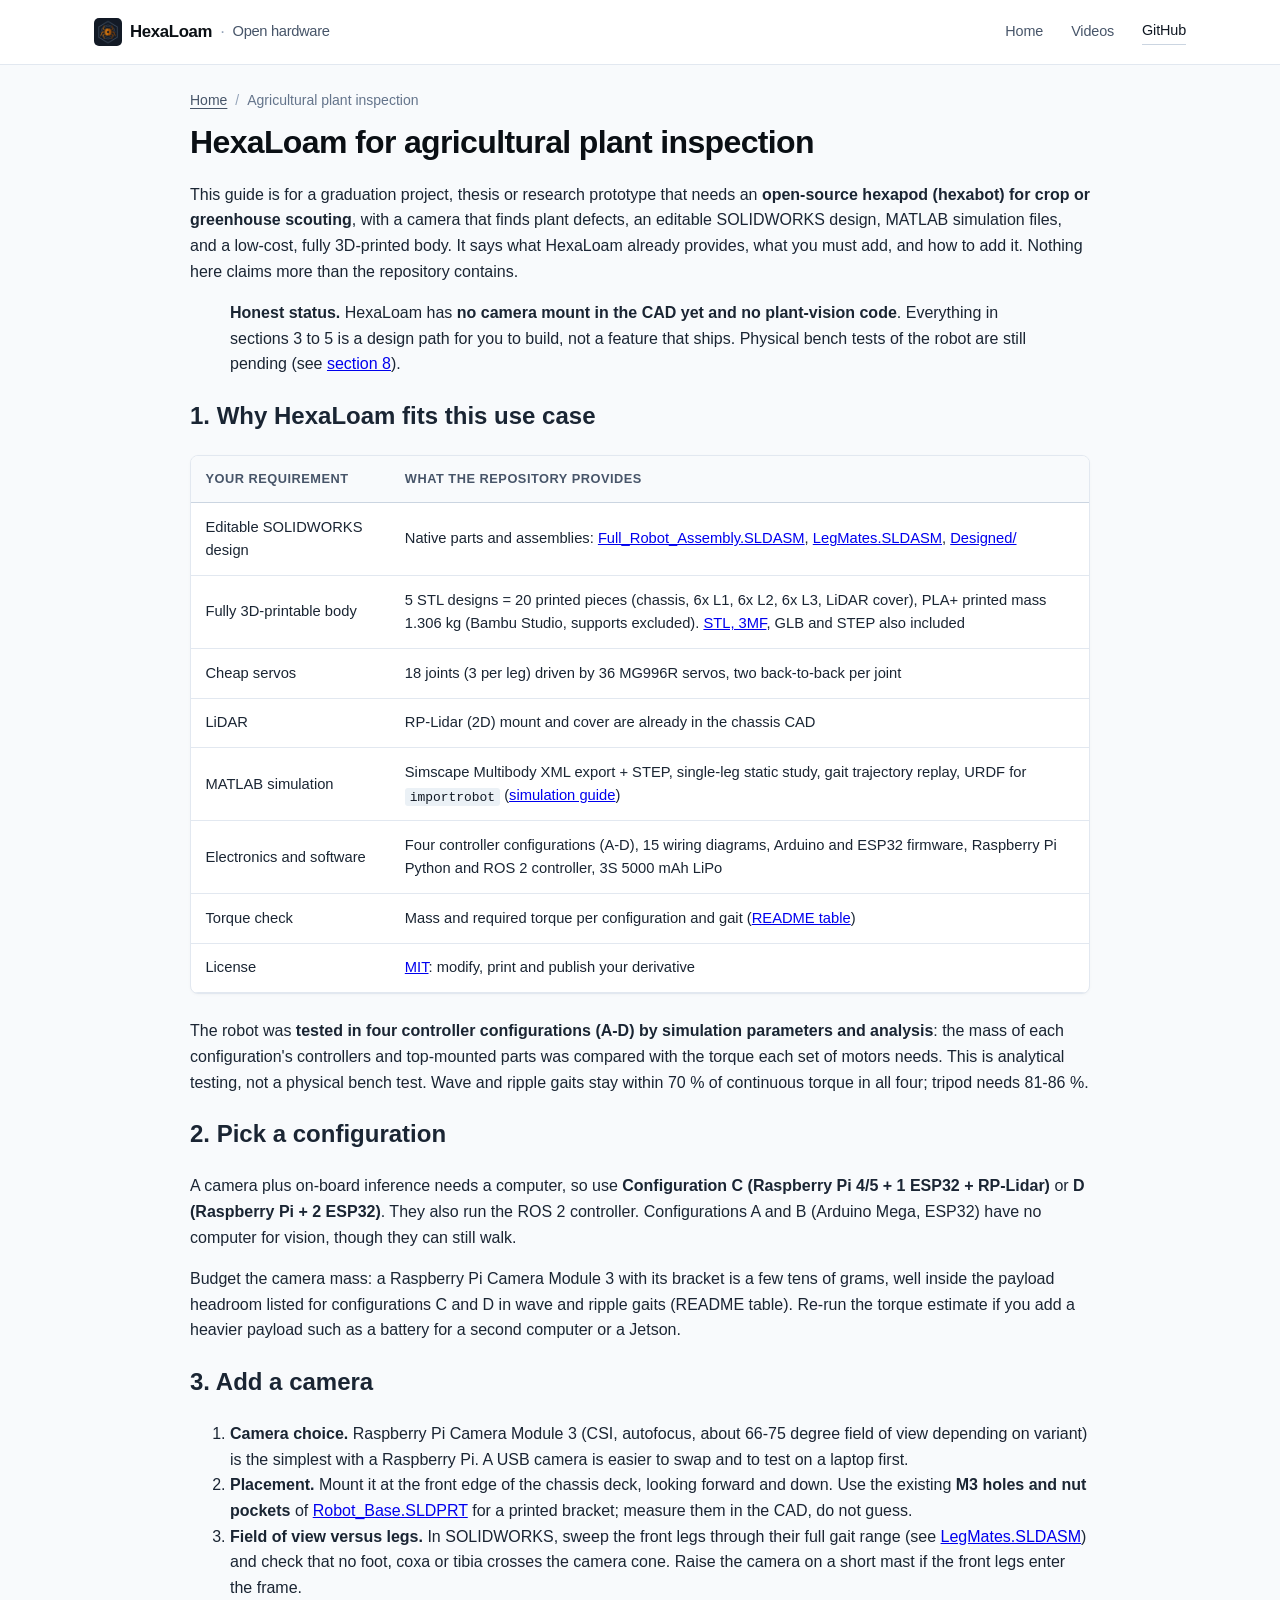
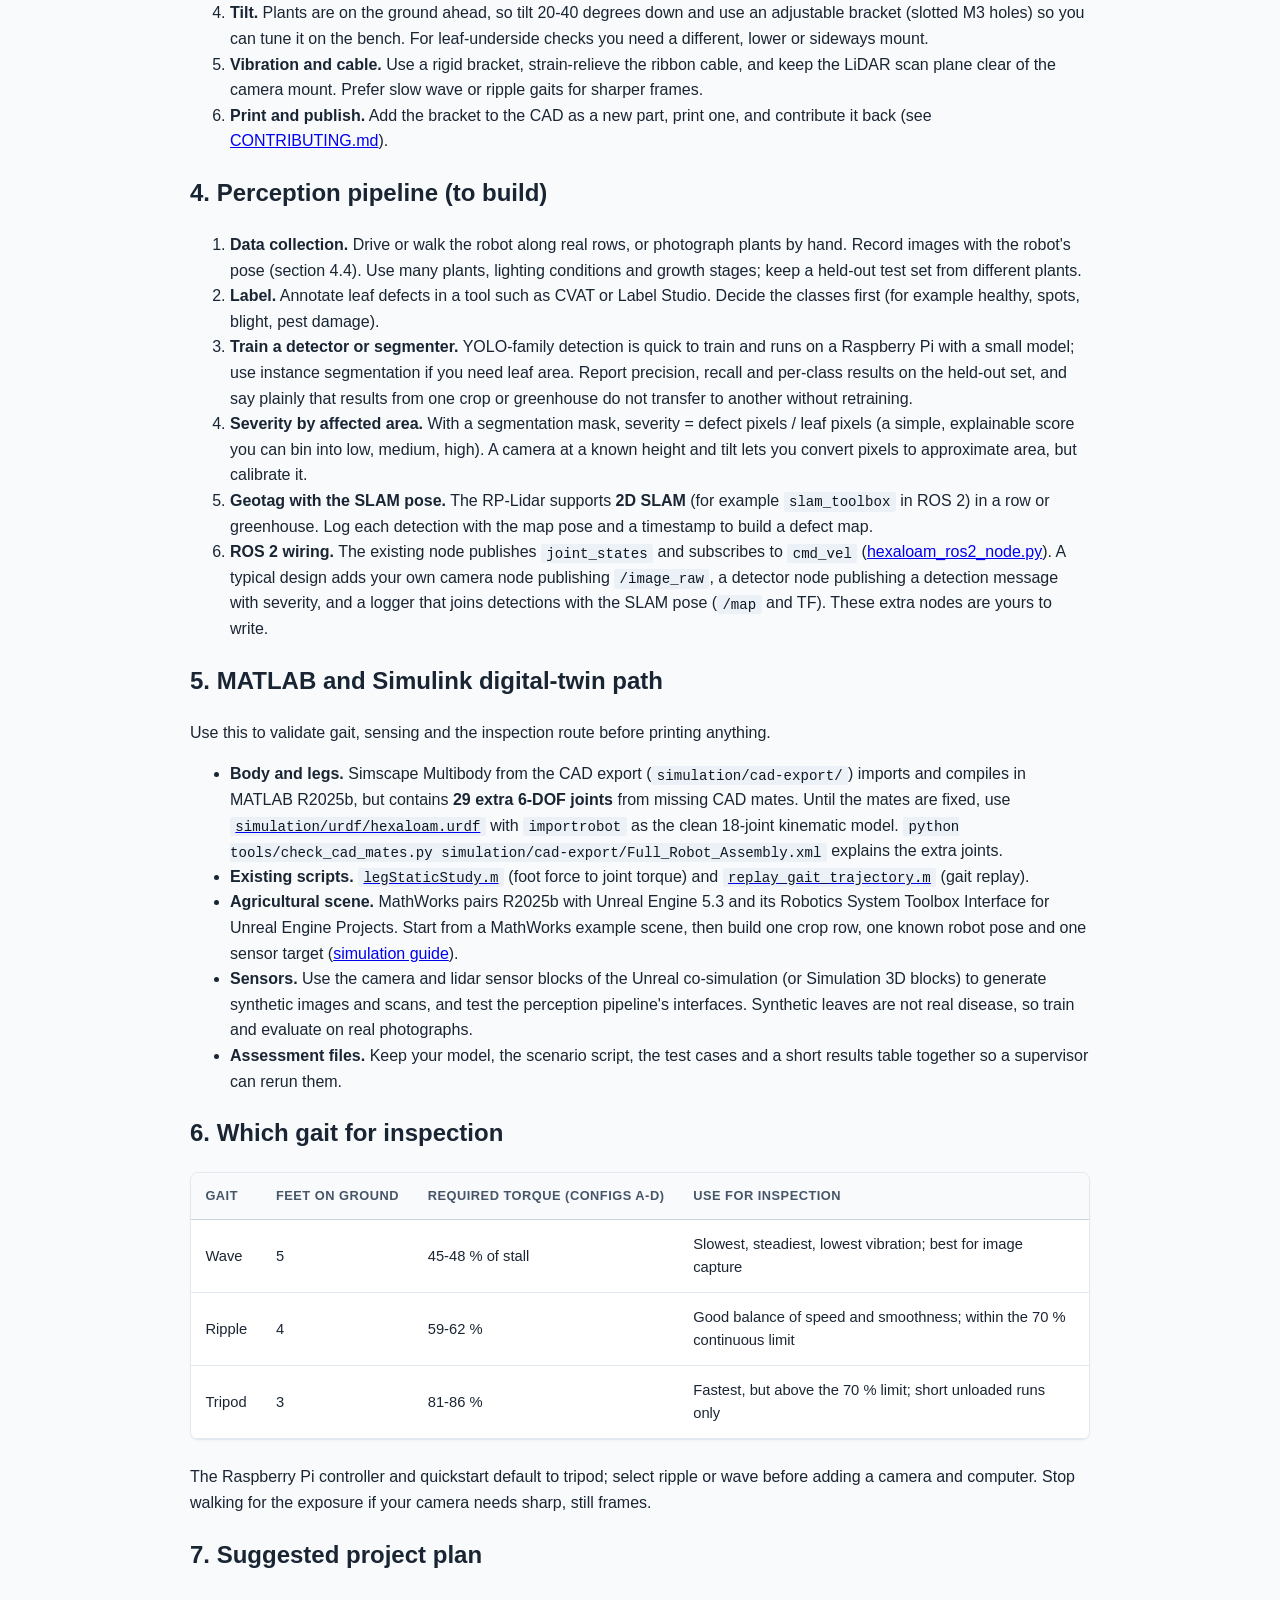
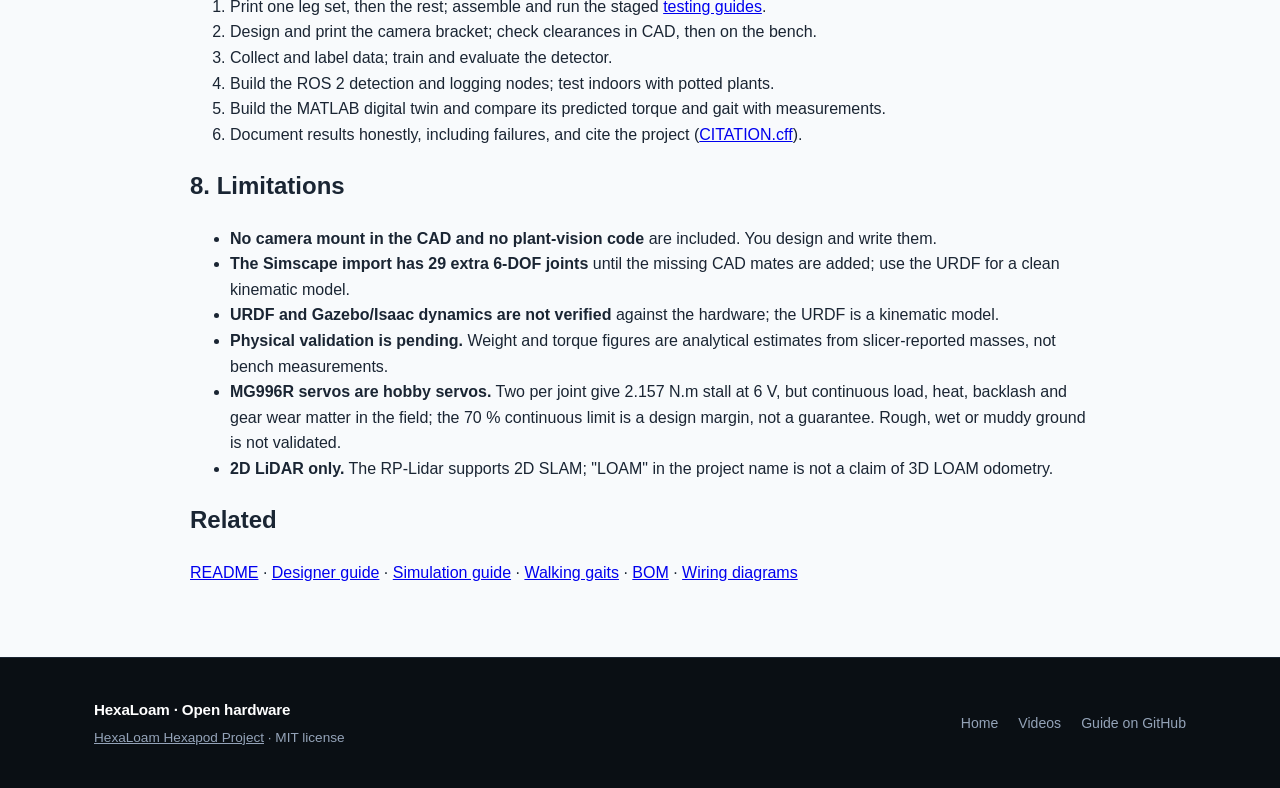
<file: site/agricultural-plant-inspection/index.html>
<!DOCTYPE html>
<html lang="en">
<head>
  <meta charset="utf-8">
  <meta name="viewport" content="width=device-width, initial-scale=1">
  <title>Agricultural plant inspection with the HexaLoam hexapod robot: camera, vision and MATLAB guide | HexaLoam</title>
  <meta name="description" content="How to use the open-source, 3D-printable HexaLoam hexapod (SOLIDWORKS, MG996R, RP-Lidar, MATLAB Simscape) for crop and greenhouse plant inspection: camera mount, YOLO pipeline, SLAM geotagging. Honest limitations.">
  <link rel="sitemap" type="application/xml" href="../sitemap.xml">
  <link rel="canonical" href="https://equesai.github.io/HexaLoam/agricultural-plant-inspection/">
  <link rel="icon" href="../favicon.ico" sizes="any">
  <link rel="icon" type="image/svg+xml" href="../favicon.svg">
  <link rel="icon" type="image/png" sizes="32x32" href="../favicon-32x32.png">
  <link rel="apple-touch-icon" sizes="180x180" href="../apple-touch-icon.png">
  <link rel="manifest" href="../site.webmanifest">
  <meta name="theme-color" content="#985107">
  <meta property="og:type" content="article">
  <meta property="og:site_name" content="HexaLoam">
  <meta property="og:locale" content="en_US">
  <meta property="og:title" content="Agricultural plant inspection with the HexaLoam hexapod robot: camera, vision and MATLAB guide">
  <meta property="og:description" content="How to use the open-source, 3D-printable HexaLoam hexapod (SOLIDWORKS, MG996R, RP-Lidar, MATLAB Simscape) for crop and greenhouse plant inspection: camera mount, YOLO pipeline, SLAM geotagging. Honest limitations.">
  <meta property="og:url" content="https://equesai.github.io/HexaLoam/agricultural-plant-inspection/">
  <meta property="og:image" content="https://equesai.github.io/HexaLoam/assets/assembly-hero.png">
  <meta name="twitter:card" content="summary_large_image">
  <meta name="twitter:title" content="Agricultural plant inspection with the HexaLoam hexapod robot: camera, vision and MATLAB guide">
  <meta name="twitter:description" content="How to use the open-source, 3D-printable HexaLoam hexapod (SOLIDWORKS, MG996R, RP-Lidar, MATLAB Simscape) for crop and greenhouse plant inspection: camera mount, YOLO pipeline, SLAM geotagging. Honest limitations.">
  <meta name="twitter:image" content="https://equesai.github.io/HexaLoam/assets/assembly-hero.png">
  <link rel="stylesheet" href="../project.css">
  <link rel="stylesheet" href="../videos/watch.css">
  <script type="application/ld+json">
{
  "@context": "https://schema.org",
  "@graph": [
    {
      "@type": "BreadcrumbList",
      "itemListElement": [
        {
          "@type": "ListItem",
          "position": 1,
          "name": "Home",
          "item": "https://equesai.github.io/HexaLoam/"
        },
        {
          "@type": "ListItem",
          "position": 2,
          "name": "Agricultural plant inspection",
          "item": "https://equesai.github.io/HexaLoam/agricultural-plant-inspection/"
        }
      ]
    },
    {
      "@type": "TechArticle",
      "@id": "https://equesai.github.io/HexaLoam/agricultural-plant-inspection/#article",
      "headline": "Agricultural plant inspection with the HexaLoam hexapod robot",
      "description": "How to use the open-source, 3D-printable HexaLoam hexapod (SOLIDWORKS, MG996R, RP-Lidar, MATLAB Simscape) for crop and greenhouse plant inspection: camera mount, YOLO pipeline, SLAM geotagging. Honest limitations.",
      "url": "https://equesai.github.io/HexaLoam/agricultural-plant-inspection/",
      "inLanguage": "en",
      "dateModified": "2026-11-27",
      "image": "https://equesai.github.io/HexaLoam/assets/assembly-hero.png",
      "about": {
        "@id": "https://equesai.github.io/HexaLoam/#software"
      },
      "author": {
        "@id": "https://equesai.github.io/HexaLoam/#organization"
      },
      "publisher": {
        "@id": "https://equesai.github.io/HexaLoam/#organization"
      },
      "keywords": "hexapod robot, agricultural robot, plant disease detection, SOLIDWORKS, MATLAB Simscape, ROS 2, RP-Lidar, MG996R"
    }
  ]
}
  </script>
</head>
<body>
  <header class="site-header">
    <div class="header-container">
      <a href="../" class="brand-link">
        <img src="../assets/hexaloam-logo.png" width="28" height="28" alt="" aria-hidden="true" class="brand-mark">
        <span class="brand-name">HexaLoam</span>
        <span class="brand-divider" aria-hidden="true">&middot;</span>
        <span class="brand-org">Open hardware</span>
      </a>
      <nav class="nav-menu" aria-label="Project Navigation">
        <a href="../" class="nav-item">Home</a>
        <a href="../videos/" class="nav-item">Videos</a>
        <a href="https://github.com/equesai/HexaLoam" class="nav-item nav-repo">GitHub</a>
      </nav>
    </div>
  </header>
  <main id="main-content" class="watch-main">
    <div class="watch-container">
      <nav class="watch-nav-breadcrumb" aria-label="Breadcrumb">
        <a href="../">Home</a>
        <span class="watch-separator">/</span>
        <span>Agricultural plant inspection</span>
      </nav>
      <h1 class="watch-heading">HexaLoam for agricultural plant inspection</h1>
<p>This guide is for a graduation project, thesis or research prototype that needs an <strong>open-source hexapod (hexabot) for crop or greenhouse scouting</strong>, with a camera that finds plant defects, an editable SOLIDWORKS design, MATLAB simulation files, and a low-cost, fully 3D-printed body. It says what HexaLoam already provides, what you must add, and how to add it. Nothing here claims more than the repository contains.</p>
<blockquote>
<p><strong>Honest status.</strong> HexaLoam has <strong>no camera mount in the CAD yet and no plant-vision code</strong>. Everything in sections 3 to 5 is a design path for you to build, not a feature that ships. Physical bench tests of the robot are still pending (see <a href="#8-limitations">section 8</a>).</p>
</blockquote>
<h2 id="1-why-hexaloam-fits-this-use-case">1. Why HexaLoam fits this use case</h2>
<div class="table-card"><table class="data-table">
<thead>
<tr>
<th>Your requirement</th>
<th>What the repository provides</th>
</tr>
</thead>
<tbody>
<tr>
<td>Editable SOLIDWORKS design</td>
<td>Native parts and assemblies: <a href="https://github.com/equesai/HexaLoam/blob/main/Full_Robot_Assembly.SLDASM">Full_Robot_Assembly.SLDASM</a>, <a href="https://github.com/equesai/HexaLoam/blob/main/LegMates.SLDASM">LegMates.SLDASM</a>, <a href="https://github.com/equesai/HexaLoam/tree/main/Designed">Designed/</a></td>
</tr>
<tr>
<td>Fully 3D-printable body</td>
<td>5 STL designs = 20 printed pieces (chassis, 6x L1, 6x L2, 6x L3, LiDAR cover), PLA+ printed mass 1.306 kg (Bambu Studio, supports excluded). <a href="https://github.com/equesai/HexaLoam/tree/main/Printables">STL, 3MF</a>, GLB and STEP also included</td>
</tr>
<tr>
<td>Cheap servos</td>
<td>18 joints (3 per leg) driven by 36 MG996R servos, two back-to-back per joint</td>
</tr>
<tr>
<td>LiDAR</td>
<td>RP-Lidar (2D) mount and cover are already in the chassis CAD</td>
</tr>
<tr>
<td>MATLAB simulation</td>
<td>Simscape Multibody XML export + STEP, single-leg static study, gait trajectory replay, URDF for <code>importrobot</code> (<a href="https://github.com/equesai/HexaLoam/blob/main/docs/simulation-guide.md">simulation guide</a>)</td>
</tr>
<tr>
<td>Electronics and software</td>
<td>Four controller configurations (A-D), 15 wiring diagrams, Arduino and ESP32 firmware, Raspberry Pi Python and ROS 2 controller, 3S 5000 mAh LiPo</td>
</tr>
<tr>
<td>Torque check</td>
<td>Mass and required torque per configuration and gait (<a href="../#control">README table</a>)</td>
</tr>
<tr>
<td>License</td>
<td><a href="https://github.com/equesai/HexaLoam/blob/main/LICENSE">MIT</a>: modify, print and publish your derivative</td>
</tr>
</tbody>
</table></div>
<p>The robot was <strong>tested in four controller configurations (A-D) by simulation parameters and analysis</strong>: the mass of each configuration's controllers and top-mounted parts was compared with the torque each set of motors needs. This is analytical testing, not a physical bench test. Wave and ripple gaits stay within 70 % of continuous torque in all four; tripod needs 81-86 %.</p>
<h2 id="2-pick-a-configuration">2. Pick a configuration</h2>
<p>A camera plus on-board inference needs a computer, so use <strong>Configuration C (Raspberry Pi 4/5 + 1 ESP32 + RP-Lidar)</strong> or <strong>D (Raspberry Pi + 2 ESP32)</strong>. They also run the ROS 2 controller. Configurations A and B (Arduino Mega, ESP32) have no computer for vision, though they can still walk.</p>
<p>Budget the camera mass: a Raspberry Pi Camera Module 3 with its bracket is a few tens of grams, well inside the payload headroom listed for configurations C and D in wave and ripple gaits (README table). Re-run the torque estimate if you add a heavier payload such as a battery for a second computer or a Jetson.</p>
<h2 id="3-add-a-camera">3. Add a camera</h2>
<ol>
<li><strong>Camera choice.</strong> Raspberry Pi Camera Module 3 (CSI, autofocus, about 66-75 degree field of view depending on variant) is the simplest with a Raspberry Pi. A USB camera is easier to swap and to test on a laptop first.</li>
<li><strong>Placement.</strong> Mount it at the front edge of the chassis deck, looking forward and down. Use the existing <strong>M3 holes and nut pockets</strong> of <a href="https://github.com/equesai/HexaLoam/blob/main/Designed/Robot_Base.SLDPRT">Robot_Base.SLDPRT</a> for a printed bracket; measure them in the CAD, do not guess.</li>
<li><strong>Field of view versus legs.</strong> In SOLIDWORKS, sweep the front legs through their full gait range (see <a href="https://github.com/equesai/HexaLoam/blob/main/LegMates.SLDASM">LegMates.SLDASM</a>) and check that no foot, coxa or tibia crosses the camera cone. Raise the camera on a short mast if the front legs enter the frame.</li>
<li><strong>Tilt.</strong> Plants are on the ground ahead, so tilt 20-40 degrees down and use an adjustable bracket (slotted M3 holes) so you can tune it on the bench. For leaf-underside checks you need a different, lower or sideways mount.</li>
<li><strong>Vibration and cable.</strong> Use a rigid bracket, strain-relieve the ribbon cable, and keep the LiDAR scan plane clear of the camera mount. Prefer slow wave or ripple gaits for sharper frames.</li>
<li><strong>Print and publish.</strong> Add the bracket to the CAD as a new part, print one, and contribute it back (see <a href="https://github.com/equesai/HexaLoam/blob/main/CONTRIBUTING.md">CONTRIBUTING.md</a>).</li>
</ol>
<h2 id="4-perception-pipeline-to-build">4. Perception pipeline (to build)</h2>
<ol>
<li><strong>Data collection.</strong> Drive or walk the robot along real rows, or photograph plants by hand. Record images with the robot's pose (section 4.4). Use many plants, lighting conditions and growth stages; keep a held-out test set from different plants.</li>
<li><strong>Label.</strong> Annotate leaf defects in a tool such as CVAT or Label Studio. Decide the classes first (for example healthy, spots, blight, pest damage).</li>
<li><strong>Train a detector or segmenter.</strong> YOLO-family detection is quick to train and runs on a Raspberry Pi with a small model; use instance segmentation if you need leaf area. Report precision, recall and per-class results on the held-out set, and say plainly that results from one crop or greenhouse do not transfer to another without retraining.</li>
<li><strong>Severity by affected area.</strong> With a segmentation mask, severity = defect pixels / leaf pixels (a simple, explainable score you can bin into low, medium, high). A camera at a known height and tilt lets you convert pixels to approximate area, but calibrate it.</li>
<li><strong>Geotag with the SLAM pose.</strong> The RP-Lidar supports <strong>2D SLAM</strong> (for example <code>slam_toolbox</code> in ROS 2) in a row or greenhouse. Log each detection with the map pose and a timestamp to build a defect map.</li>
<li><strong>ROS 2 wiring.</strong> The existing node publishes <code>joint_states</code> and subscribes to <code>cmd_vel</code> (<a href="https://github.com/equesai/HexaLoam/blob/main/software/raspberry-pi/hexaloam_controller/ros2/hexaloam_ros2_node.py">hexaloam_ros2_node.py</a>). A typical design adds your own camera node publishing <code>/image_raw</code>, a detector node publishing a detection message with severity, and a logger that joins detections with the SLAM pose (<code>/map</code> and TF). These extra nodes are yours to write.</li>
</ol>
<h2 id="5-matlab-and-simulink-digital-twin-path">5. MATLAB and Simulink digital-twin path</h2>
<p>Use this to validate gait, sensing and the inspection route before printing anything.</p>
<ul>
<li><strong>Body and legs.</strong> Simscape Multibody from the CAD export (<code>simulation/cad-export/</code>) imports and compiles in MATLAB R2025b, but contains <strong>29 extra 6-DOF joints</strong> from missing CAD mates. Until the mates are fixed, use <a href="https://github.com/equesai/HexaLoam/blob/main/simulation/urdf/hexaloam.urdf"><code>simulation/urdf/hexaloam.urdf</code></a> with <code>importrobot</code> as the clean 18-joint kinematic model. <code>python tools/check_cad_mates.py simulation/cad-export/Full_Robot_Assembly.xml</code> explains the extra joints.</li>
<li><strong>Existing scripts.</strong> <a href="https://github.com/equesai/HexaLoam/blob/main/simulation/matlab/legStaticStudy.m"><code>legStaticStudy.m</code></a> (foot force to joint torque) and <a href="https://github.com/equesai/HexaLoam/blob/main/simulation/matlab/replay_gait_trajectory.m"><code>replay_gait_trajectory.m</code></a> (gait replay).</li>
<li><strong>Agricultural scene.</strong> MathWorks pairs R2025b with Unreal Engine 5.3 and its Robotics System Toolbox Interface for Unreal Engine Projects. Start from a MathWorks example scene, then build one crop row, one known robot pose and one sensor target (<a href="https://github.com/equesai/HexaLoam/blob/main/docs/simulation-guide.md#full-robot-and-agricultural-scene">simulation guide</a>).</li>
<li><strong>Sensors.</strong> Use the camera and lidar sensor blocks of the Unreal co-simulation (or Simulation 3D blocks) to generate synthetic images and scans, and test the perception pipeline's interfaces. Synthetic leaves are not real disease, so train and evaluate on real photographs.</li>
<li><strong>Assessment files.</strong> Keep your model, the scenario script, the test cases and a short results table together so a supervisor can rerun them.</li>
</ul>
<h2 id="6-which-gait-for-inspection">6. Which gait for inspection</h2>
<div class="table-card"><table class="data-table">
<thead>
<tr>
<th>Gait</th>
<th>Feet on ground</th>
<th>Required torque (configs A-D)</th>
<th>Use for inspection</th>
</tr>
</thead>
<tbody>
<tr>
<td>Wave</td>
<td>5</td>
<td>45-48 % of stall</td>
<td>Slowest, steadiest, lowest vibration; best for image capture</td>
</tr>
<tr>
<td>Ripple</td>
<td>4</td>
<td>59-62 %</td>
<td>Good balance of speed and smoothness; within the 70 % continuous limit</td>
</tr>
<tr>
<td>Tripod</td>
<td>3</td>
<td>81-86 %</td>
<td>Fastest, but above the 70 % limit; short unloaded runs only</td>
</tr>
</tbody>
</table></div>
<p>The Raspberry Pi controller and quickstart default to tripod; select ripple or wave before adding a camera and computer. Stop walking for the exposure if your camera needs sharp, still frames.</p>
<h2 id="7-suggested-project-plan">7. Suggested project plan</h2>
<ol>
<li>Print one leg set, then the rest; assemble and run the staged <a href="https://github.com/equesai/HexaLoam/tree/main/testing">testing guides</a>.</li>
<li>Design and print the camera bracket; check clearances in CAD, then on the bench.</li>
<li>Collect and label data; train and evaluate the detector.</li>
<li>Build the ROS 2 detection and logging nodes; test indoors with potted plants.</li>
<li>Build the MATLAB digital twin and compare its predicted torque and gait with measurements.</li>
<li>Document results honestly, including failures, and cite the project (<a href="https://github.com/equesai/HexaLoam/blob/main/CITATION.cff">CITATION.cff</a>).</li>
</ol>
<h2 id="8-limitations">8. Limitations</h2>
<ul>
<li><strong>No camera mount in the CAD and no plant-vision code</strong> are included. You design and write them.</li>
<li><strong>The Simscape import has 29 extra 6-DOF joints</strong> until the missing CAD mates are added; use the URDF for a clean kinematic model.</li>
<li><strong>URDF and Gazebo/Isaac dynamics are not verified</strong> against the hardware; the URDF is a kinematic model.</li>
<li><strong>Physical validation is pending.</strong> Weight and torque figures are analytical estimates from slicer-reported masses, not bench measurements.</li>
<li><strong>MG996R servos are hobby servos.</strong> Two per joint give 2.157 N.m stall at 6 V, but continuous load, heat, backlash and gear wear matter in the field; the 70 % continuous limit is a design margin, not a guarantee. Rough, wet or muddy ground is not validated.</li>
<li><strong>2D LiDAR only.</strong> The RP-Lidar supports 2D SLAM; "LOAM" in the project name is not a claim of 3D LOAM odometry.</li>
</ul>
<h2 id="related">Related</h2>
<p><a href="https://github.com/equesai/HexaLoam/blob/main/README.md">README</a> · <a href="https://github.com/equesai/HexaLoam/blob/main/docs/designer-guide.md">Designer guide</a> · <a href="https://github.com/equesai/HexaLoam/blob/main/docs/simulation-guide.md">Simulation guide</a> · <a href="https://github.com/equesai/HexaLoam/blob/main/docs/walking.md">Walking gaits</a> · <a href="https://github.com/equesai/HexaLoam/blob/main/electronics/bom/BOM.md">BOM</a> · <a href="https://github.com/equesai/HexaLoam/tree/main/electronics/wiring">Wiring diagrams</a></p>
    </div>
  </main>
  <footer class="site-footer">
    <div class="footer-container">
      <div class="footer-col-left">
        <span class="footer-title">HexaLoam &middot; Open hardware</span>
        <span class="footer-note"><a href="https://github.com/equesai/HexaLoam">HexaLoam Hexapod Project</a> &middot; MIT license</span>
      </div>
      <div class="footer-col-right">
        <a href="../">Home</a>
        <a href="../videos/">Videos</a>
        <a href="https://github.com/equesai/HexaLoam/blob/main/docs/agricultural-plant-inspection.md">Guide on GitHub</a>
      </div>
    </div>
  </footer>
</body>
</html>
</file>
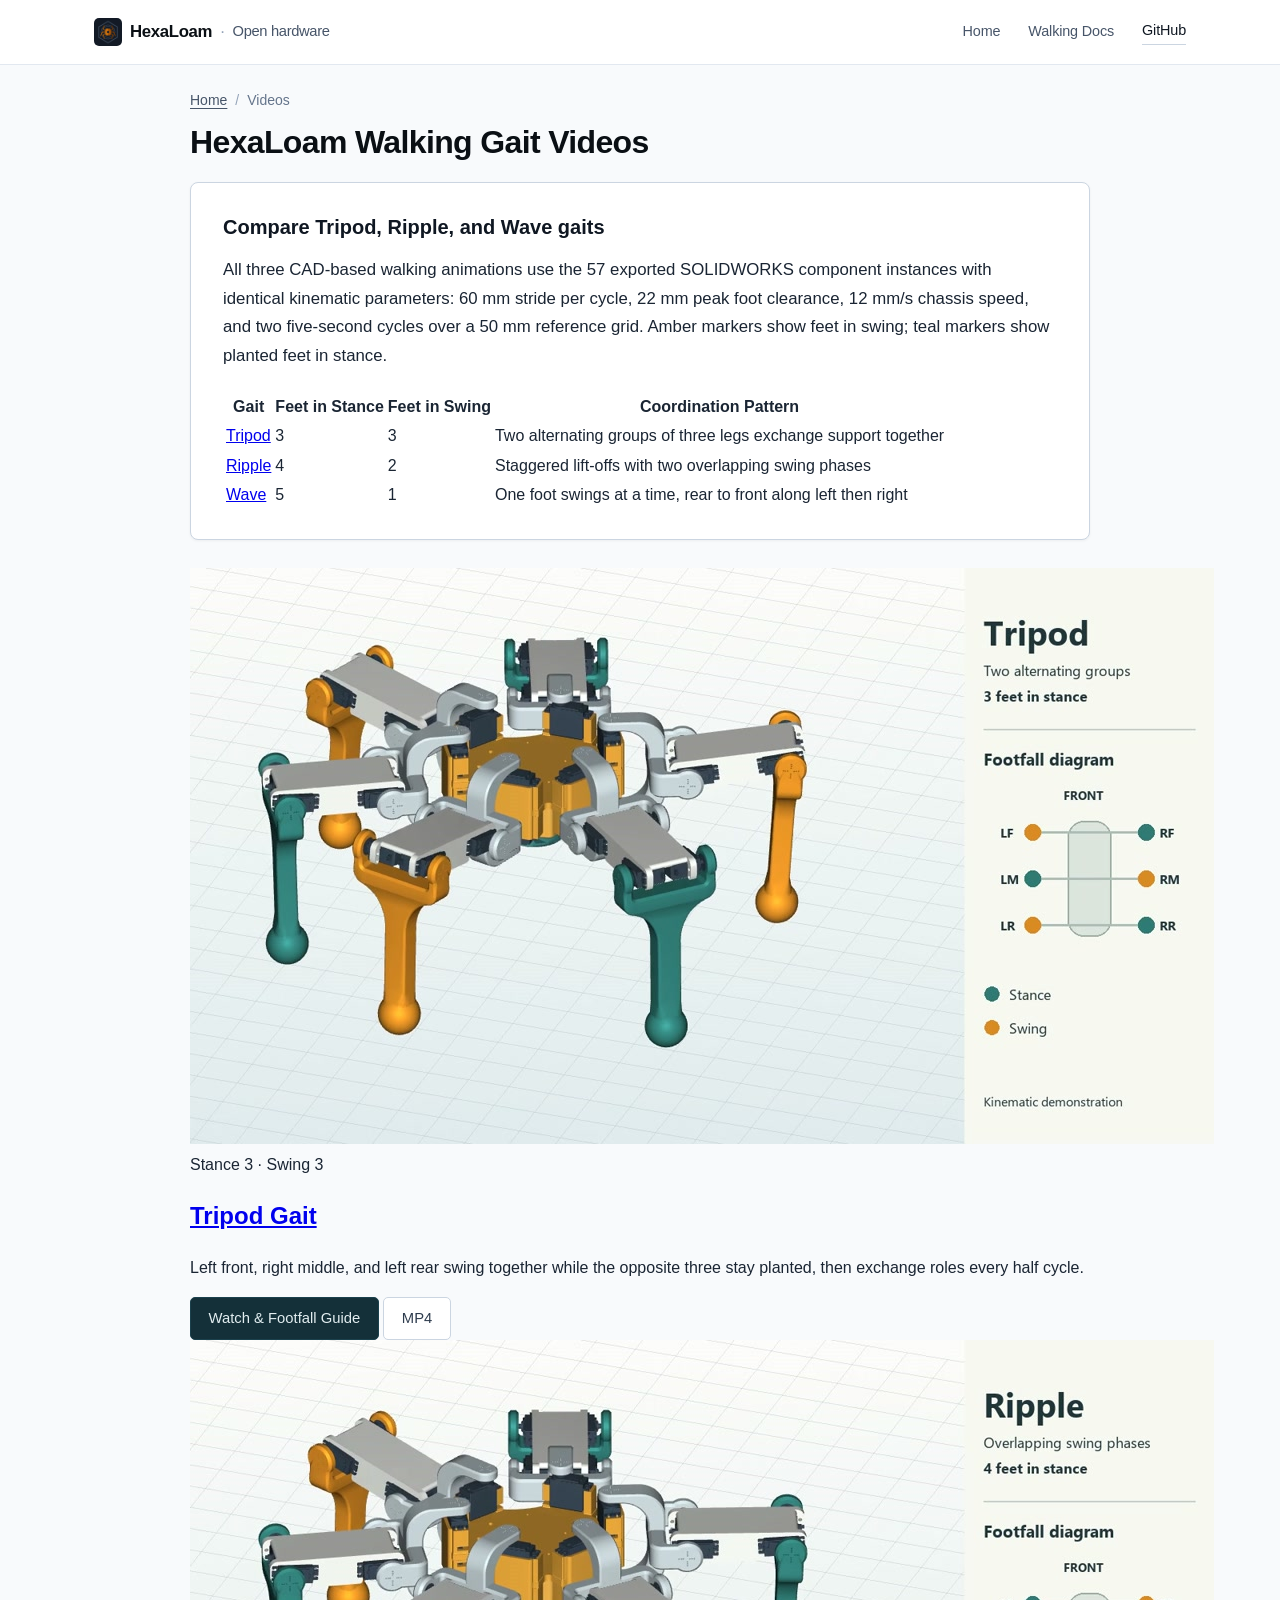
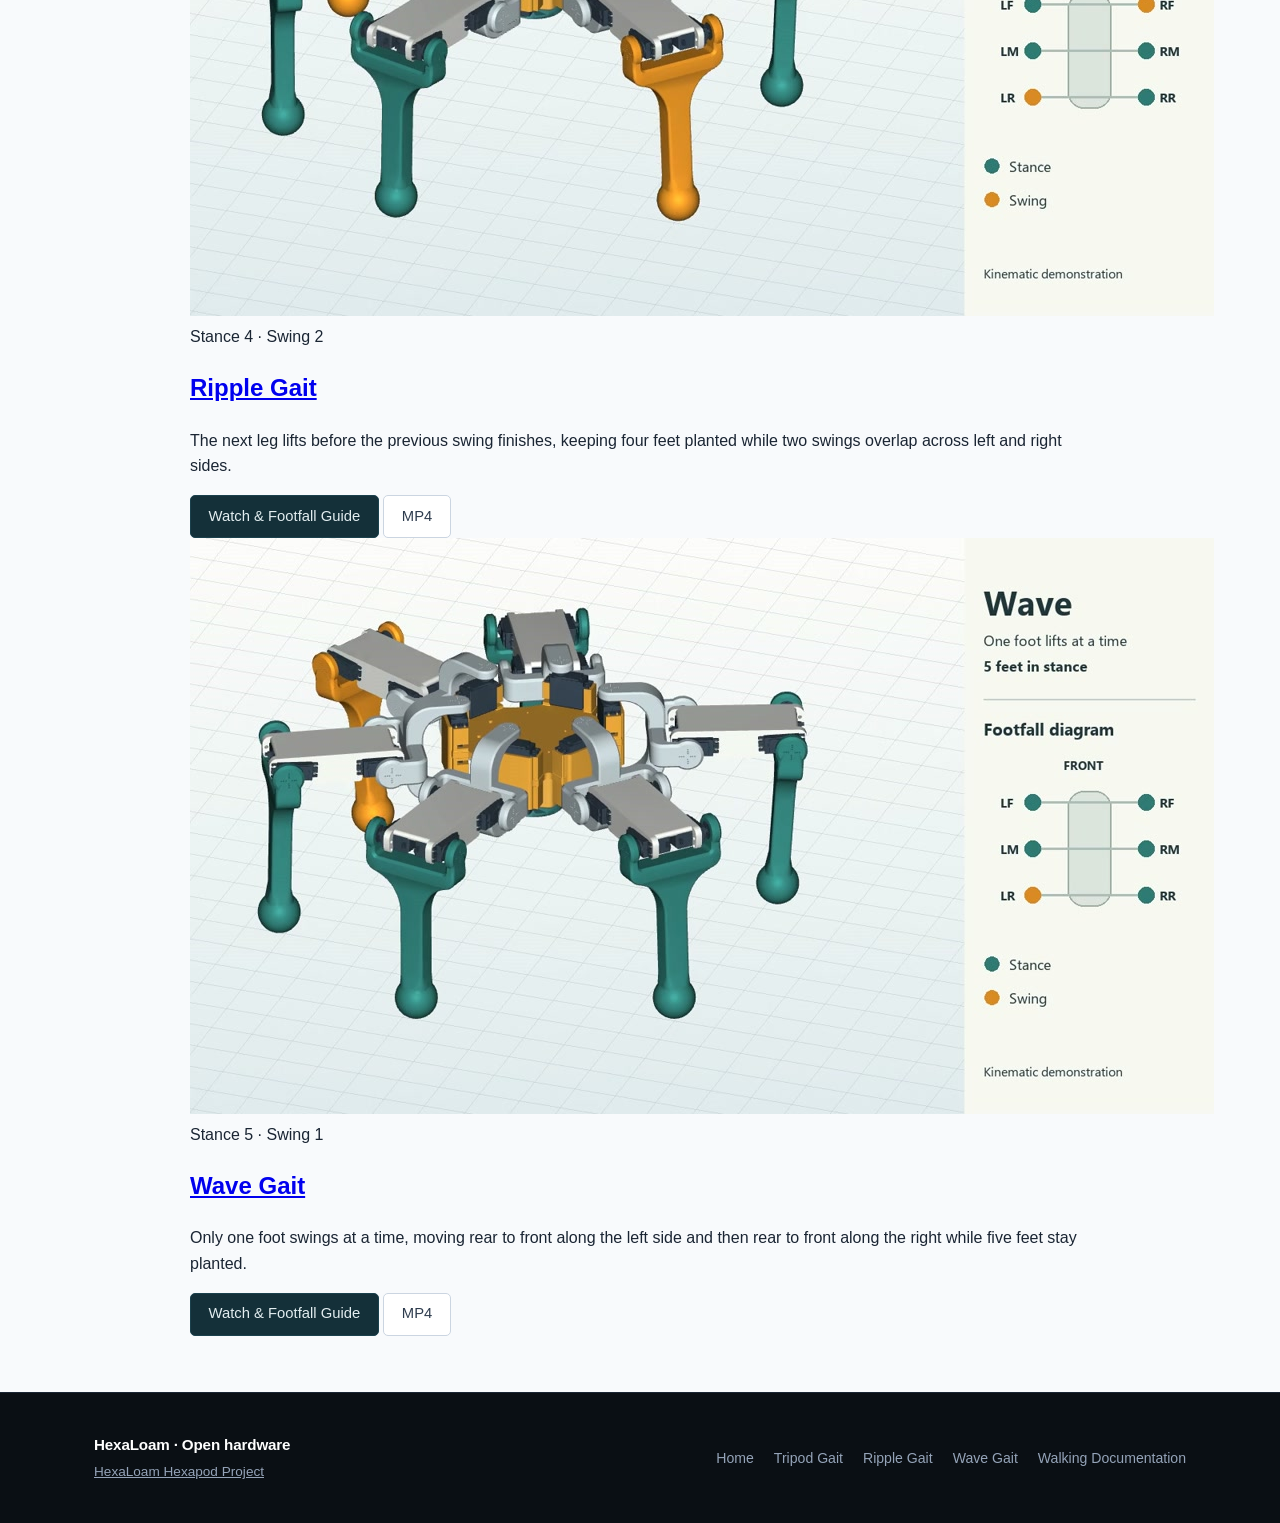
<file: site/videos/index.html>
<!DOCTYPE html>
<html lang="en">
<head>
  <meta charset="utf-8">
  <meta name="viewport" content="width=device-width, initial-scale=1">
  <title>HexaLoam Walking Gait Videos: Tripod, Ripple &amp; Wave | HexaLoam</title>
  <meta name="description" content="Compare HexaLoam tripod, ripple, and wave hexapod gaits in 10-second CAD animations with footfall diagrams. Wave and ripple suit agricultural plant inspection; tripod is for short unloaded runs.">
  <link rel="sitemap" type="application/xml" href="../sitemap.xml">
  <link rel="canonical" href="https://equesai.github.io/HexaLoam/videos/">
  <link rel="icon" href="../favicon.ico" sizes="any">
  <link rel="icon" type="image/svg+xml" href="../favicon.svg">
  <link rel="icon" type="image/png" sizes="32x32" href="../favicon-32x32.png">
  <link rel="apple-touch-icon" sizes="180x180" href="../apple-touch-icon.png">
  <link rel="manifest" href="../site.webmanifest">
  <meta name="theme-color" content="#985107">

  <meta property="og:type" content="website">
  <meta property="og:site_name" content="HexaLoam">
  <meta property="og:locale" content="en_US">
  <meta property="og:title" content="HexaLoam Walking Gait Videos: Tripod, Ripple &amp; Wave">
  <meta property="og:description" content="Compare HexaLoam tripod, ripple, and wave hexapod gaits in 10-second CAD animations with footfall diagrams. Wave and ripple suit agricultural plant inspection; tripod is for short unloaded runs.">
  <meta property="og:url" content="https://equesai.github.io/HexaLoam/videos/">
  <meta property="og:image" content="https://equesai.github.io/HexaLoam/assets/gait-tripod.jpg">
  <meta property="og:image:width" content="1024">
  <meta property="og:image:height" content="576">
  <meta property="og:image:alt" content="HexaLoam hexapod tripod gait CAD animation with synchronized footfall diagram">

  <meta name="twitter:card" content="summary_large_image">
  <meta name="twitter:title" content="HexaLoam Walking Gait Videos: Tripod, Ripple &amp; Wave">
  <meta name="twitter:description" content="Compare HexaLoam tripod, ripple, and wave hexapod gaits in 10-second CAD animations with footfall diagrams. Wave and ripple suit agricultural plant inspection; tripod is for short unloaded runs.">
  <meta name="twitter:image" content="https://equesai.github.io/HexaLoam/assets/gait-tripod.jpg">
  <meta name="twitter:image:alt" content="HexaLoam hexapod tripod gait CAD animation with synchronized footfall diagram">

  <link rel="stylesheet" href="../project.css">
  <link rel="stylesheet" href="watch.css">

  <script type="application/ld+json">
  {
    "@context": "https://schema.org",
    "@graph": [
      {
        "@type": "BreadcrumbList",
        "itemListElement": [
          {
            "@type": "ListItem",
            "position": 1,
            "name": "Home",
            "item": "https://equesai.github.io/HexaLoam/"
          },
          {
            "@type": "ListItem",
            "position": 2,
            "name": "Videos",
            "item": "https://equesai.github.io/HexaLoam/videos/"
          }
        ]
      },
      {
        "@type": "ItemList",
        "name": "HexaLoam Hexapod Walking Gait Animations",
        "itemListElement": [
          {
            "@type": "ListItem",
            "position": 1,
            "name": "Tripod Gait Video",
            "url": "https://equesai.github.io/HexaLoam/videos/tripod/"
          },
          {
            "@type": "ListItem",
            "position": 2,
            "name": "Ripple Gait Video",
            "url": "https://equesai.github.io/HexaLoam/videos/ripple/"
          },
          {
            "@type": "ListItem",
            "position": 3,
            "name": "Wave Gait Video",
            "url": "https://equesai.github.io/HexaLoam/videos/wave/"
          }
        ]
      },
      {
        "@type": "VideoObject",
        "name": "Tripod hexapod gait: three feet move together | HexaLoam",
        "description": "See two groups of three legs alternate in a 10-second CAD animation of the HexaLoam hexapod, with a synchronized footfall diagram.",
        "thumbnailUrl": "https://equesai.github.io/HexaLoam/assets/gait-tripod.jpg",
        "uploadDate": "2026-11-24T22:46:53Z",
        "duration": "PT10S",
        "contentUrl": "https://equesai.github.io/HexaLoam/assets/gait-tripod.mp4",
        "url": "https://equesai.github.io/HexaLoam/videos/tripod/",
        "publisher": {
          "@type": "Organization",
          "name": "HexaLoam Project",
          "url": "https://equesai.github.io/HexaLoam/",
          "logo": {
            "@type": "ImageObject",
            "url": "https://equesai.github.io/HexaLoam/assets/hexaloam-logo.png",
            "width": 512,
            "height": 512
          }
        }
      },
      {
        "@type": "VideoObject",
        "name": "Ripple hexapod gait: two swings overlap | HexaLoam",
        "description": "Follow two overlapping foot swings and four planted feet in a 10-second CAD animation of the HexaLoam hexapod ripple gait.",
        "thumbnailUrl": "https://equesai.github.io/HexaLoam/assets/gait-ripple.jpg",
        "uploadDate": "2026-11-24T22:46:53Z",
        "duration": "PT10S",
        "contentUrl": "https://equesai.github.io/HexaLoam/assets/gait-ripple.mp4",
        "url": "https://equesai.github.io/HexaLoam/videos/ripple/",
        "publisher": {
          "@type": "Organization",
          "name": "HexaLoam Project",
          "url": "https://equesai.github.io/HexaLoam/",
          "logo": {
            "@type": "ImageObject",
            "url": "https://equesai.github.io/HexaLoam/assets/hexaloam-logo.png",
            "width": 512,
            "height": 512
          }
        }
      },
      {
        "@type": "VideoObject",
        "name": "Wave hexapod gait: one foot lifts at a time | HexaLoam",
        "description": "See how five feet stay planted while one swings in this 10-second CAD animation of the HexaLoam hexapod wave gait.",
        "thumbnailUrl": "https://equesai.github.io/HexaLoam/assets/gait-wave.jpg",
        "uploadDate": "2026-11-24T22:46:53Z",
        "duration": "PT10S",
        "contentUrl": "https://equesai.github.io/HexaLoam/assets/gait-wave.mp4",
        "url": "https://equesai.github.io/HexaLoam/videos/wave/",
        "publisher": {
          "@type": "Organization",
          "name": "HexaLoam Project",
          "url": "https://equesai.github.io/HexaLoam/",
          "logo": {
            "@type": "ImageObject",
            "url": "https://equesai.github.io/HexaLoam/assets/hexaloam-logo.png",
            "width": 512,
            "height": 512
          }
        }
      }
    ]
  }
  </script>
</head>
<body>
  <a href="#main-content" class="skip-link">Skip to main content</a>

  <header class="site-header">
    <div class="header-container">
      <a href="../" class="brand-link">
        <img src="../assets/hexaloam-logo.png" width="28" height="28" alt="" aria-hidden="true" class="brand-mark">
        <span class="brand-name">HexaLoam</span>
        <span class="brand-divider" aria-hidden="true">·</span>
        <span class="brand-org">Open hardware</span>
      </a>
      <nav class="nav-menu" aria-label="Project Navigation">
        <a href="../" class="nav-item">Home</a>
        <a href="https://github.com/equesai/HexaLoam/blob/main/docs/walking.md" class="nav-item">Walking Docs</a>
        <a href="https://github.com/equesai/HexaLoam" class="nav-item nav-repo">GitHub</a>
      </nav>
    </div>
  </header>

  <main id="main-content" class="watch-main">
    <div class="watch-container">
      <nav class="watch-nav-breadcrumb" aria-label="Breadcrumb">
        <a href="../">Home</a>
        <span class="watch-separator">/</span>
        <span>Videos</span>
      </nav>

      <h1 class="watch-heading">HexaLoam Walking Gait Videos</h1>

      <section class="watch-details-card" aria-label="Gait comparison overview">
        <h2 class="watch-section-heading">Compare Tripod, Ripple, and Wave gaits</h2>
        <p class="watch-brief-text">
          All three CAD-based walking animations use the 57 exported SOLIDWORKS component instances with identical kinematic parameters: 60 mm stride per cycle, 22 mm peak foot clearance, 12 mm/s chassis speed, and two five-second cycles over a 50 mm reference grid. Amber markers show feet in swing; teal markers show planted feet in stance.
        </p>
        <div class="gait-table-wrap">
          <table class="gait-comparison-table">
            <thead>
              <tr>
                <th>Gait</th>
                <th>Feet in Stance</th>
                <th>Feet in Swing</th>
                <th>Coordination Pattern</th>
              </tr>
            </thead>
            <tbody>
              <tr>
                <td><a href="tripod/">Tripod</a></td>
                <td>3</td>
                <td>3</td>
                <td>Two alternating groups of three legs exchange support together</td>
              </tr>
              <tr>
                <td><a href="ripple/">Ripple</a></td>
                <td>4</td>
                <td>2</td>
                <td>Staggered lift-offs with two overlapping swing phases</td>
              </tr>
              <tr>
                <td><a href="wave/">Wave</a></td>
                <td>5</td>
                <td>1</td>
                <td>One foot swings at a time, rear to front along left then right</td>
              </tr>
            </tbody>
          </table>
        </div>
      </section>

      <section class="videos-hub-grid" aria-label="Gait video watch pages">
        <article class="video-hub-card">
          <a href="tripod/" class="video-hub-thumb-link">
            <img src="../assets/gait-tripod.jpg" width="1024" height="576" alt="HexaLoam tripod gait CAD animation with 3-foot stance footfall overlay" class="video-hub-thumb">
          </a>
          <div class="video-hub-body">
            <span class="video-hub-badge">Stance 3 · Swing 3</span>
            <h2 class="video-hub-title"><a href="tripod/">Tripod Gait</a></h2>
            <p class="video-hub-desc">
              Left front, right middle, and left rear swing together while the opposite three stay planted, then exchange roles every half cycle.
            </p>
            <div class="video-hub-actions">
              <a href="tripod/" class="watch-action-link primary-action">Watch &amp; Footfall Guide</a>
              <a href="../assets/gait-tripod.mp4" class="watch-action-link">MP4</a>
            </div>
          </div>
        </article>

        <article class="video-hub-card">
          <a href="ripple/" class="video-hub-thumb-link">
            <img src="../assets/gait-ripple.jpg" width="1024" height="576" alt="HexaLoam ripple gait CAD animation with 4-foot stance footfall overlay" class="video-hub-thumb" loading="lazy">
          </a>
          <div class="video-hub-body">
            <span class="video-hub-badge">Stance 4 · Swing 2</span>
            <h2 class="video-hub-title"><a href="ripple/">Ripple Gait</a></h2>
            <p class="video-hub-desc">
              The next leg lifts before the previous swing finishes, keeping four feet planted while two swings overlap across left and right sides.
            </p>
            <div class="video-hub-actions">
              <a href="ripple/" class="watch-action-link primary-action">Watch &amp; Footfall Guide</a>
              <a href="../assets/gait-ripple.mp4" class="watch-action-link">MP4</a>
            </div>
          </div>
        </article>

        <article class="video-hub-card">
          <a href="wave/" class="video-hub-thumb-link">
            <img src="../assets/gait-wave.jpg" width="1024" height="576" alt="HexaLoam wave gait CAD animation with 5-foot stance footfall overlay" class="video-hub-thumb" loading="lazy">
          </a>
          <div class="video-hub-body">
            <span class="video-hub-badge">Stance 5 · Swing 1</span>
            <h2 class="video-hub-title"><a href="wave/">Wave Gait</a></h2>
            <p class="video-hub-desc">
              Only one foot swings at a time, moving rear to front along the left side and then rear to front along the right while five feet stay planted.
            </p>
            <div class="video-hub-actions">
              <a href="wave/" class="watch-action-link primary-action">Watch &amp; Footfall Guide</a>
              <a href="../assets/gait-wave.mp4" class="watch-action-link">MP4</a>
            </div>
          </div>
        </article>
      </section>
    </div>
  </main>

  <footer class="site-footer">
    <div class="footer-container">
      <div class="footer-col-left">
        <span class="footer-title">HexaLoam · Open hardware</span>
        <span class="footer-note"><a href="https://github.com/equesai/HexaLoam">HexaLoam Hexapod Project</a></span>
      </div>
      <div class="footer-col-right">
        <a href="../">Home</a>
        <a href="tripod/">Tripod Gait</a>
        <a href="ripple/">Ripple Gait</a>
        <a href="wave/">Wave Gait</a>
        <a href="https://github.com/equesai/HexaLoam/blob/main/docs/walking.md">Walking Documentation</a>
      </div>
    </div>
  </footer>
</body>
</html>
</file>
<file: site/project.css>
/* ==========================================================================
   HexaLoam: Premium Engineering Research Site
   Aesthetic: Art-directed adaptive technical publication
   Palette: Dark ink, pale blue-gray studio fields, deep teal/navy contrast, warm amber accent
   Zero hosted fonts, zero external frameworks, zero analytics
   ========================================================================== */

:root {
  /* Dark Ink Hierarchy */
  --ink-950: #0a0f14;
  --ink-900: #0f1722;
  --ink-800: #1a2533;
  --ink-700: #2d3b4d;
  --ink-600: #475569;
  --ink-500: #64748b;
  --ink-400: #94a3b8;

  /* Surfaces & Field Backgrounds */
  --surface-base: #f8fafc;
  --surface-pure: #ffffff;
  --surface-card: #fcfdfe;
  --surface-studio: #ebf1f6;
  --border-studio: #d4e0eb;
  --border-hairline: #e2e8f0;
  --border-fine: #cbd5e1;

  /* Deep Teal / Navy Contrast Section */
  --navy-950: #071317;
  --navy-900: #0c1c21;
  --navy-850: #0f242b;
  --navy-800: #143039;
  --navy-700: #1b414d;
  --navy-border: #1e4b59;
  --navy-text: #e2edf0;
  --navy-muted: #93a9b1;

  /* Chassis Warm Amber Accent */
  --amber-600: #d97706;
  --amber-500: #f59e0b;
  --amber-400: #fbbf24;
  --amber-100: #fef3c7;
  --amber-50: #fffbeb;

  /* Typography */
  --font-sans: -apple-system, BlinkMacSystemFont, "Segoe UI", Roboto, "Helvetica Neue", Arial, sans-serif;
  --font-mono: ui-monospace, "SF Mono", Consolas, "Liberation Mono", Menlo, monospace;

  /* Container & Rhythm */
  --max-content-width: 1140px;
  --header-height: 64px;
}

*, *::before, *::after {
  box-sizing: border-box;
}

html {
  font-size: 16px;
  line-height: 1.6;
  color: var(--ink-800);
  background-color: var(--surface-base);
  font-family: var(--font-sans);
  -webkit-text-size-adjust: 100%;
  scroll-behavior: smooth;
}

body {
  margin: 0;
  padding: 0;
  color: var(--ink-800);
  background-color: var(--surface-base);
  overflow-x: hidden;
  -webkit-font-smoothing: antialiased;
}

/* Accessibility Skip Link */
.skip-link {
  position: absolute;
  top: -60px;
  left: 1.5rem;
  background: var(--ink-950);
  color: #ffffff;
  padding: 0.6rem 1.2rem;
  z-index: 1000;
  font-weight: 600;
  text-decoration: none;
  border-radius: 2px;
  transition: top 0.2s ease;
}

.skip-link:focus {
  top: 1rem;
  outline: 2px solid var(--amber-500);
}

/* Horizontal Restrained Header */
.site-header {
  position: sticky;
  top: 0;
  z-index: 100;
  background-color: rgba(255, 255, 255, 0.94);
  backdrop-filter: blur(8px);
  -webkit-backdrop-filter: blur(8px);
  border-bottom: 1px solid var(--border-hairline);
}

.header-container {
  max-width: var(--max-content-width);
  margin: 0 auto;
  padding: 0 1.5rem;
  height: var(--header-height);
  display: flex;
  align-items: center;
  justify-content: space-between;
}

.brand-link {
  white-space: nowrap;
  color: var(--ink-950);
  text-decoration: none;
  font-weight: 700;
  font-size: 1.05rem;
  letter-spacing: -0.02em;
  display: inline-flex;
  align-items: center;
  gap: 0.5rem;
}

.brand-link::after {
  content: none;
}

.nav-menu {
  display: flex;
  align-items: center;
  gap: 1.75rem;
}

.nav-item {
  color: var(--ink-600);
  text-decoration: none;
  font-size: 0.9rem;
  font-weight: 500;
  letter-spacing: -0.01em;
  transition: color 0.15s ease;
}

.nav-item:hover,
.nav-item:focus {
  color: var(--ink-950);
}

.nav-repo {
  color: var(--ink-900);
  border-bottom: 1px solid var(--border-fine);
  padding-bottom: 2px;
}

.nav-repo:hover {
  border-color: var(--amber-600);
  color: var(--amber-600);
}

/* Hero Section: Editorial Desktop Split */
.hero-section {
  padding: 3.5rem 0 4rem;
  border-bottom: 1px solid var(--border-hairline);
  background-color: var(--surface-pure);
}

.hero-container {
  max-width: var(--max-content-width);
  margin: 0 auto;
  padding: 0 1.5rem;
  display: grid;
  grid-template-columns: minmax(0, 1.05fr) minmax(0, 1.15fr);
  gap: 3rem;
  align-items: center;
}

.hero-title {
  margin: 0 0 0.5rem;
  font-size: clamp(3.4rem, 5.8vw, 5.1rem);
  font-weight: 800;
  line-height: 1.05;
  letter-spacing: -0.035em;
  color: var(--ink-950);
}

.hero-subhead {
  margin: 0 0 1.5rem;
  font-size: 1.25rem;
  font-weight: 600;
  line-height: 1.35;
  color: #985107;
  letter-spacing: -0.015em;
}

.hero-lede {
  margin: 0 0 2rem;
  font-size: 1.08rem;
  line-height: 1.65;
  color: var(--ink-700);
  max-width: 520px;
}

.hero-actions {
  display: flex;
  gap: 1rem;
  flex-wrap: wrap;
}

.cta-btn {
  display: inline-flex;
  align-items: center;
  justify-content: center;
  padding: 0.75rem 1.4rem;
  font-size: 0.95rem;
  font-weight: 600;
  letter-spacing: -0.01em;
  text-decoration: none;
  border-radius: 4px;
  transition: all 0.15s ease;
}

.cta-primary {
  background-color: var(--ink-950);
  color: #ffffff;
  border: 1px solid var(--ink-950);
}

.cta-primary:hover {
  background-color: var(--ink-800);
  border-color: var(--ink-800);
  color: #ffffff;
}

.cta-secondary {
  background-color: var(--surface-pure);
  color: var(--ink-900);
  border: 1px solid var(--border-fine);
}

.cta-secondary:hover {
  border-color: var(--ink-900);
  background-color: var(--surface-base);
  color: var(--ink-950);
}

.hero-studio-field {
  background-color: var(--surface-studio);
  border: 1px solid var(--border-studio);
  border-radius: 6px;
  padding: 0;
  overflow: hidden;
  box-shadow: inset 0 1px 3px rgba(15, 23, 42, 0.04);
  display: flex;
  align-items: center;
  justify-content: center;
}

.hero-img {
  display: block;
  width: 100%;
  height: auto;
  aspect-ratio: 16 / 9;
  object-fit: cover;
  border-radius: 2px;
}

/* Common Section Layout */
.content-section {
  padding: 4.5rem 0;
  border-bottom: 1px solid var(--border-hairline);
}

.section-container {
  max-width: var(--max-content-width);
  margin: 0 auto;
  padding: 0 1.5rem;
}

.section-title {
  margin: 0 0 1.5rem;
  font-size: 1.85rem;
  font-weight: 700;
  letter-spacing: -0.025em;
  line-height: 1.2;
  color: var(--ink-950);
}

.section-title-contrast {
  color: #ffffff;
}

/* Section 1: Chassis Architecture & Mount Layout (Split with staged views) */
.chassis-section {
  background-color: var(--surface-base);
}

.editorial-split {
  display: grid;
  grid-template-columns: minmax(0, 1.1fr) minmax(0, 1fr);
  gap: 3.5rem;
  align-items: start;
}

.editorial-copy p {
  margin: 0 0 1.25rem;
  font-size: 1rem;
  line-height: 1.68;
  color: var(--ink-700);
}

.text-link {
  color: var(--ink-950);
  font-weight: 600;
  text-decoration: underline;
  text-underline-offset: 3px;
  transition: color 0.15s ease;
}

.text-link:hover {
  color: var(--amber-600);
}

.editorial-media {
  display: flex;
  flex-direction: column;
  gap: 1.5rem;
}

.mount-card {
  background-color: var(--surface-pure);
  border: 1px solid var(--border-hairline);
  border-radius: 6px;
  overflow: hidden;
  box-shadow: 0 1px 3px rgba(15, 23, 42, 0.04);
}

.mount-img {
  display: block;
  width: 100%;
  height: auto;
  aspect-ratio: 16 / 9;
  object-fit: cover;
  background-color: var(--surface-studio);
}

.mount-caption {
  padding: 0.75rem 1rem;
  font-size: 0.85rem;
  color: var(--ink-600);
  border-top: 1px solid var(--border-hairline);
  background-color: var(--surface-card);
}

/* Section 2: Locomotion Gaits (Deep Teal / Navy) */
.gaits-section {
  background-color: var(--navy-900);
  color: var(--navy-text);
  border-bottom: 1px solid var(--navy-border);
}

.gaits-header {
  max-width: 820px;
  margin-bottom: 2.5rem;
}

.gaits-intro {
  margin: 0;
  font-size: 1.05rem;
  line-height: 1.68;
  color: var(--navy-muted);
}

/* Accessible Gait Viewer */
.gait-viewer {
  background-color: var(--navy-850);
  border: 1px solid var(--navy-border);
  border-radius: 8px;
  padding: 1.5rem;
}

.gait-tabs {
  display: grid;
  grid-template-columns: repeat(3, 1fr);
  gap: 0.75rem;
  margin-bottom: 1.5rem;
}

.gait-tab {
  background-color: var(--navy-800);
  border: 1px solid var(--navy-border);
  color: var(--navy-muted);
  padding: 0.9rem 1rem;
  border-radius: 4px;
  cursor: pointer;
  display: flex;
  flex-direction: column;
  align-items: flex-start;
  gap: 0.25rem;
  font-family: inherit;
  transition: all 0.15s ease;
  text-align: left;
}

.gait-tab:hover {
  background-color: var(--navy-700);
  color: #ffffff;
}

.gait-tab.active {
  background-color: var(--navy-700);
  border-color: var(--amber-500);
  color: #ffffff;
  box-shadow: 0 0 0 1px var(--amber-500);
}

.tab-label {
  font-size: 0.95rem;
  font-weight: 600;
  letter-spacing: -0.01em;
}

.tab-stance {
  font-size: 0.8rem;
  color: var(--amber-400);
  font-family: var(--font-mono);
}

/* Gait Panels: Static fallback and JS enhanced */
.gait-panels {
  display: flex;
  flex-direction: column;
  gap: 2rem;
}

/* When JS enhances the gait viewer, hide inactive panels */
.gait-viewer.js-ready .gait-panel {
  display: none;
}

.gait-viewer.js-ready .gait-panel.active {
  display: block;
}

.gait-grid {
  display: grid;
  grid-template-columns: minmax(0, 1.25fr) minmax(0, 1fr);
  gap: 2rem;
  align-items: center;
}

.video-container {
  background-color: var(--navy-950);
  border: 1px solid var(--navy-border);
  border-radius: 6px;
  overflow: hidden;
  box-shadow: 0 4px 12px rgba(0, 0, 0, 0.25);
}

.gait-player {
  display: block;
  width: 100%;
  height: auto;
  aspect-ratio: 16 / 9;
  background-color: #000000;
}

.gait-narrative {
  display: flex;
  flex-direction: column;
}

.gait-title {
  margin: 0 0 0.5rem;
  font-size: 1.45rem;
  font-weight: 700;
  letter-spacing: -0.02em;
  color: #ffffff;
}

.stance-badge {
  display: inline-block;
  align-self: flex-start;
  background-color: rgba(217, 119, 6, 0.15);
  border: 1px solid rgba(245, 158, 11, 0.35);
  color: var(--amber-400);
  font-size: 0.82rem;
  font-weight: 600;
  padding: 0.2rem 0.55rem;
  border-radius: 3px;
  margin-bottom: 1rem;
}

.gait-text {
  margin: 0 0 1rem;
  font-size: 0.98rem;
  line-height: 1.65;
  color: var(--navy-muted);
}

.gait-baseline {
  margin: 0 0 1rem;
  font-size: 0.88rem;
  color: #ffffff;
  font-weight: 500;
  padding: 0.5rem 0;
  border-top: 1px solid var(--navy-border);
  border-bottom: 1px solid var(--navy-border);
}

.gait-direct {
  margin: 0;
}

.clip-link {
  color: var(--amber-400);
  font-size: 0.88rem;
  text-decoration: underline;
  text-underline-offset: 3px;
}

.clip-link:hover {
  color: #ffffff;
}

/* Section 3: Simulation Boundaries & Multibody Interchange */
.sim-section {
  background-color: var(--surface-pure);
}

.sim-grid {
  display: grid;
  grid-template-columns: repeat(2, 1fr);
  gap: 2.5rem;
  margin-top: 1.5rem;
}

.sim-card {
  background-color: var(--surface-card);
  border: 1px solid var(--border-hairline);
  border-radius: 6px;
  padding: 2rem;
}

.sim-card-title {
  margin: 0 0 1rem;
  font-size: 1.25rem;
  font-weight: 700;
  letter-spacing: -0.015em;
  color: var(--ink-950);
}

.sim-card p {
  margin: 0 0 1.15rem;
  font-size: 0.98rem;
  line-height: 1.65;
  color: var(--ink-700);
}

.sim-card p:last-child {
  margin-bottom: 0;
}

/* Section 4: Citation & Source Repository */
.citation-section {
  background-color: var(--surface-base);
}

.citation-intro {
  margin: 0 0 1.25rem;
  font-size: 1rem;
  color: var(--ink-700);
}

.citation-wrapper {
  background-color: var(--surface-pure);
  border: 1px solid var(--border-fine);
  border-left: 3px solid var(--amber-600);
  border-radius: 4px;
  padding: 1.25rem 1.5rem;
  margin-bottom: 1.25rem;
}

.citation-tag {
  font-size: 0.78rem;
  font-weight: 700;
  text-transform: uppercase;
  letter-spacing: 0.05em;
  color: var(--ink-500);
  margin-bottom: 0.5rem;
}

.citation-box {
  margin: 0;
  padding: 0;
  background: transparent;
  color: var(--ink-950);
  font-family: var(--font-mono);
  font-size: 0.88rem;
  line-height: 1.55;
  white-space: pre-wrap;
  word-break: break-all;
}

.citation-box code {
  font-family: inherit;
  font-size: inherit;
  background: transparent;
  color: inherit;
}

.citation-links {
  margin: 0;
  font-size: 0.92rem;
  color: var(--ink-600);
}

.citation-links a {
  color: var(--ink-950);
  font-weight: 600;
  text-decoration: underline;
  text-underline-offset: 2.5px;
}

.citation-links a:hover {
  color: var(--amber-600);
}

/* Footer: Concise Engineering Publication Signature */
.site-footer {
  background-color: var(--ink-950);
  color: var(--ink-400);
  padding: 2.5rem 0;
  border-top: 1px solid var(--ink-800);
}

.footer-container {
  max-width: var(--max-content-width);
  margin: 0 auto;
  padding: 0 1.5rem;
  display: flex;
  justify-content: space-between;
  align-items: center;
  flex-wrap: wrap;
  gap: 1.5rem;
}

.footer-col-left {
  display: flex;
  flex-direction: column;
  gap: 0.25rem;
}

.footer-title {
  color: #ffffff;
  font-weight: 700;
  font-size: 0.95rem;
  letter-spacing: -0.01em;
}

.footer-note {
  font-size: 0.85rem;
  color: var(--ink-400);
}

.footer-note a { color: inherit; }
section[id] { scroll-margin-top: calc(var(--header-height) + 0.75rem); }
:focus-visible { outline: 3px solid #348e8e; outline-offset: 3px; }
@media (prefers-reduced-motion: reduce) {
  html { scroll-behavior: auto; }
}

.footer-col-right {
  display: flex;
  align-items: center;
  gap: 1.25rem;
  flex-wrap: wrap;
}

.footer-col-right a {
  color: var(--ink-400);
  text-decoration: none;
  font-size: 0.88rem;
  transition: color 0.15s ease;
}

.footer-col-right a:hover {
  color: #ffffff;
}

/* ==========================================================================
   Responsive Adaptations
   ========================================================================== */

@media (max-width: 960px) {
  .hero-container {
    grid-template-columns: 1fr;
    gap: 2.5rem;
  }

  .editorial-split {
    grid-template-columns: 1fr;
    gap: 2.5rem;
  }

  .gait-grid {
    grid-template-columns: 1fr;
    gap: 1.5rem;
  }

  .sim-grid {
    grid-template-columns: 1fr;
    gap: 1.5rem;
  }
}

@media (max-width: 640px) {
  .header-container { padding-inline: 1rem; gap: 1rem; }
  .nav-menu { gap: clamp(.5rem, 2.5vw, .95rem); }
  .nav-item { font-size: .875rem; }
  .hero-section {
    padding: 2.5rem 0 3rem;
  }

  .hero-title {
    font-size: clamp(2.7rem, 10vw, 3.6rem);
  }

  .hero-subhead {
    font-size: 1.1rem;
  }

  .content-section {
    padding: 3rem 0;
  }

  .section-title {
    font-size: 1.55rem;
  }

  .gait-tabs {
    grid-template-columns: 1fr;
  }

  .gait-tab {
    flex-direction: row;
    justify-content: space-between;
    align-items: center;
  }

  .footer-container {
    flex-direction: column;
    align-items: flex-start;
  }
}

@media (max-width: 375px) {
  .header-container { min-height: var(--header-height); height: auto; flex-wrap: wrap; gap: .25rem; padding-block: .5rem; }
  .nav-menu { flex-wrap: wrap; }
}


/* ==========================================================================
   Brand Lockup, Workflow Cards, FAQ Accordion, Control Selector & Data Tables
   ========================================================================== */

.brand-mark {
  border-radius: 5px;
  display: block;
  flex-shrink: 0;
}

.brand-divider {
  color: var(--ink-400);
  font-weight: 400;
}

.brand-org {
  color: var(--ink-600);
  font-weight: 500;
  font-size: 0.92rem;
}

.hero-brand-eyebrow {
  display: inline-flex;
  align-items: center;
  gap: 0.55rem;
  padding: 0.3rem 0.75rem 0.3rem 0.35rem;
  margin-bottom: 1.15rem;
  background-color: var(--amber-50);
  border: 1px solid var(--amber-100);
  border-radius: 999px;
  font-size: 0.82rem;
  font-weight: 600;
  color: #985107;
  letter-spacing: 0.01em;
}

.hero-logo-mark {
  border-radius: 999px;
  display: block;
}

.section-intro {
  margin: 0 0 1.75rem;
  max-width: 780px;
  font-size: 1.02rem;
  line-height: 1.68;
  color: var(--ink-700);
}

/* Metric Summary Strip */
.metric-strip {
  display: grid;
  grid-template-columns: repeat(4, minmax(0, 1fr));
  gap: 1rem;
  margin: 0 0 2rem;
}

.metric-card {
  background-color: var(--surface-pure);
  border: 1px solid var(--border-hairline);
  border-top: 3px solid var(--amber-600);
  border-radius: 6px;
  padding: 1.1rem 1.25rem;
}

.metric-value {
  display: block;
  font-size: 1.45rem;
  font-weight: 800;
  letter-spacing: -0.025em;
  color: var(--ink-950);
  font-variant-numeric: tabular-nums;
}

.metric-label {
  display: block;
  margin-top: 0.2rem;
  font-size: 0.82rem;
  color: var(--ink-600);
  line-height: 1.35;
}

/* Control Section & Light Config Viewer */
.control-section {
  background-color: var(--surface-base);
}

.config-viewer {
  background-color: var(--surface-pure);
  border: 1px solid var(--border-fine);
  border-radius: 8px;
  padding: 1.5rem;
  box-shadow: 0 1px 4px rgba(15, 23, 42, 0.04);
}

.config-viewer .gait-tabs {
  grid-template-columns: repeat(4, minmax(0, 1fr));
  gap: 0.65rem;
  margin-bottom: 1.25rem;
}

.config-viewer .gait-tab {
  background-color: var(--surface-base);
  border: 1px solid var(--border-hairline);
  color: var(--ink-700);
  padding: 0.85rem 1rem;
}

.config-viewer .gait-tab:hover {
  background-color: var(--surface-studio);
  color: var(--ink-950);
  border-color: var(--border-fine);
}

.config-viewer .gait-tab.active {
  background-color: var(--ink-950);
  border-color: var(--ink-950);
  color: #ffffff;
  box-shadow: none;
}

.config-viewer .gait-tab.active .tab-stance {
  color: var(--amber-400);
}

.config-viewer .tab-stance {
  color: #985107;
}

.config-panel-body {
  padding: 0.5rem 0.25rem 0.25rem;
}

.config-panel-body h3 {
  margin: 0 0 0.6rem;
  font-size: 1.22rem;
  font-weight: 700;
  color: var(--ink-950);
  letter-spacing: -0.015em;
}

.config-panel-body p {
  margin: 0 0 0.85rem;
  color: var(--ink-700);
  font-size: 0.98rem;
  line-height: 1.65;
}

.config-links {
  display: flex;
  flex-wrap: wrap;
  gap: 0.6rem;
  margin-top: 1rem;
}

.pill-link {
  display: inline-flex;
  align-items: center;
  padding: 0.42rem 0.85rem;
  font-size: 0.86rem;
  font-weight: 600;
  color: var(--ink-900);
  background-color: var(--surface-base);
  border: 1px solid var(--border-fine);
  border-radius: 4px;
  text-decoration: none;
  transition: all 0.15s ease;
}

.pill-link:hover {
  border-color: var(--amber-600);
  color: #985107;
  background-color: var(--amber-50);
}

/* Engineering Data Tables & Figures */
.subsection-title {
  margin: 2.5rem 0 0.6rem;
  font-size: 1.32rem;
  font-weight: 700;
  letter-spacing: -0.02em;
  color: var(--ink-950);
}

.table-card {
  background-color: var(--surface-pure);
  border: 1px solid var(--border-hairline);
  border-radius: 8px;
  overflow-x: auto;
  margin-bottom: 1.5rem;
  box-shadow: 0 1px 3px rgba(15, 23, 42, 0.03);
}

.data-table {
  width: 100%;
  border-collapse: collapse;
  font-size: 0.92rem;
  font-variant-numeric: tabular-nums;
}

.data-table th {
  padding: 0.8rem 0.9rem;
  text-align: left;
  font-size: 0.8rem;
  font-weight: 700;
  text-transform: uppercase;
  letter-spacing: 0.04em;
  color: var(--ink-600);
  background-color: var(--surface-base);
  border-bottom: 1px solid var(--border-fine);
  white-space: nowrap;
}

.data-table td {
  padding: 0.78rem 0.9rem;
  color: var(--ink-800);
  border-bottom: 1px solid var(--border-hairline);
}

.data-table tbody tr:hover {
  background-color: var(--surface-base);
}

.data-table tr.row-total td {
  background-color: var(--amber-50);
  font-weight: 700;
  color: var(--ink-950);
  border-top: 2px solid var(--border-fine);
  border-bottom: none;
}

.figure-card {
  margin: 1.75rem 0;
  background-color: var(--surface-pure);
  border: 1px solid var(--border-hairline);
  border-radius: 8px;
  padding: 1rem;
  box-shadow: 0 1px 3px rgba(15, 23, 42, 0.04);
}

.figure-card img {
  display: block;
  width: 100%;
  height: auto;
  border-radius: 4px;
}

.figure-card figcaption {
  margin-top: 0.75rem;
  font-size: 0.88rem;
  color: var(--ink-600);
  line-height: 1.55;
}

/* Build Workflow & FAQ Section */
.faq-section {
  background-color: var(--surface-pure);
}

.workflow-steps {
  display: grid;
  grid-template-columns: repeat(3, minmax(0, 1fr));
  gap: 1.5rem;
  margin-bottom: 2.5rem;
}

.workflow-step {
  background-color: var(--surface-card);
  border: 1px solid var(--border-hairline);
  border-radius: 6px;
  padding: 1.5rem;
}

.workflow-step-num {
  display: inline-block;
  font-family: var(--font-mono);
  font-size: 0.78rem;
  font-weight: 700;
  text-transform: uppercase;
  letter-spacing: 0.06em;
  color: #985107;
  background-color: var(--amber-50);
  border: 1px solid var(--amber-100);
  padding: 0.18rem 0.55rem;
  border-radius: 3px;
  margin-bottom: 0.75rem;
}

.workflow-step-title {
  margin: 0 0 0.5rem;
  font-size: 1.1rem;
  font-weight: 700;
  color: var(--ink-950);
}

.workflow-step p {
  margin: 0;
  font-size: 0.94rem;
  line-height: 1.6;
  color: var(--ink-700);
}

.faq-list {
  display: flex;
  flex-direction: column;
  gap: 0.75rem;
}

.faq-item {
  background-color: var(--surface-card);
  border: 1px solid var(--border-hairline);
  border-radius: 6px;
  padding: 1rem 1.25rem;
  transition: border-color 0.15s ease;
}

.faq-item[open] {
  border-color: var(--border-fine);
  background-color: var(--surface-pure);
}

.faq-question {
  cursor: pointer;
  font-weight: 600;
  font-size: 1rem;
  color: var(--ink-950);
  list-style: none;
  display: flex;
  justify-content: space-between;
  align-items: center;
  gap: 1rem;
}

.faq-question::-webkit-details-marker {
  display: none;
}

.faq-question::after {
  content: "+";
  font-family: var(--font-mono);
  font-size: 1.15rem;
  color: #985107;
  flex-shrink: 0;
}

.faq-item[open] .faq-question::after {
  content: "−";
}

.faq-answer {
  margin: 0.85rem 0 0;
  padding-top: 0.75rem;
  border-top: 1px solid var(--border-hairline);
  font-size: 0.95rem;
  line-height: 1.65;
  color: var(--ink-700);
}

code {
  font-family: var(--font-mono);
  font-size: 0.88em;
  background-color: var(--surface-studio);
  color: var(--ink-900);
  padding: 0.12em 0.38em;
  border-radius: 3px;
}

@media (max-width: 960px) {
  .metric-strip {
    grid-template-columns: repeat(2, minmax(0, 1fr));
  }
  .config-viewer .gait-tabs {
    grid-template-columns: repeat(2, minmax(0, 1fr));
  }
  .workflow-steps {
    grid-template-columns: 1fr;
  }
}

@media (max-width: 640px) {
  .metric-strip {
    grid-template-columns: 1fr;
  }
  .config-viewer .gait-tabs {
    grid-template-columns: 1fr;
  }
}
</file>
<file: site/videos/watch.css>
/* ==========================================================================
   HexaLoam: Dedicated Watch Page Styles
   Compact 940px media layout, dark slate/teal viewer, responsive mobile-first
   ========================================================================== */

.watch-main {
  padding-top: 1.5rem;
  padding-bottom: 3.5rem;
  background-color: var(--surface-base);
}

.watch-container {
  max-width: 940px;
  margin-left: auto;
  margin-right: auto;
  padding-left: 1.25rem;
  padding-right: 1.25rem;
  box-sizing: border-box;
}

.watch-nav-breadcrumb {
  display: flex;
  flex-wrap: wrap;
  align-items: center;
  gap: 0.5rem;
  font-size: 0.875rem;
  color: var(--ink-500);
  margin-bottom: 0.75rem;
}

.watch-nav-breadcrumb a {
  color: var(--ink-600);
  text-decoration: underline;
  text-underline-offset: 3px;
  transition: color 0.15s ease;
}

.watch-nav-breadcrumb a:hover {
  color: var(--ink-950);
}

.watch-separator {
  color: var(--ink-400);
  user-select: none;
}

.watch-heading {
  font-size: 2rem;
  font-weight: 700;
  line-height: 1.2;
  color: var(--ink-950);
  margin-top: 0;
  margin-bottom: 1.25rem;
  letter-spacing: -0.02em;
}

/* Primary Media Viewer: Dark slate / teal container */
.watch-viewer-card {
  background: radial-gradient(circle at 50% 20%, var(--navy-850), var(--navy-950));
  border: 1px solid var(--navy-border);
  border-radius: 8px;
  overflow: hidden;
  box-shadow: 0 8px 30px rgba(7, 19, 23, 0.45);
  margin-bottom: 1.75rem;
}

.watch-player-wrapper {
  position: relative;
  width: 100%;
  background: #000000;
  display: flex;
  justify-content: center;
  align-items: center;
}

.watch-player {
  width: 100%;
  max-height: 528px;
  display: block;
  background-color: #000000;
  outline: none;
}

/* Narrative & Brief Section */
.watch-details-card {
  background: var(--surface-pure);
  border: 1px solid var(--border-fine);
  border-radius: 8px;
  padding: 1.75rem 2rem;
  margin-bottom: 1.75rem;
  box-shadow: 0 1px 3px rgba(0, 0, 0, 0.05);
}

.watch-section-heading {
  font-size: 1.25rem;
  font-weight: 700;
  color: var(--ink-900);
  margin-top: 0;
  margin-bottom: 0.85rem;
}

.watch-brief-text {
  font-size: 1.05rem;
  line-height: 1.7;
  color: var(--ink-800);
  margin-top: 0;
  margin-bottom: 1.25rem;
}

/* Navigation & Comparative Cross-links */
.watch-links-panel {
  background: var(--surface-card);
  border: 1px solid var(--border-hairline);
  border-radius: 8px;
  padding: 1.5rem 2rem;
  margin-bottom: 1.75rem;
}

.watch-links-grid {
  display: flex;
  flex-wrap: wrap;
  gap: 0.85rem;
  margin-top: 0.75rem;
}

.watch-action-link {
  display: inline-flex;
  align-items: center;
  padding: 0.55rem 1.1rem;
  background: var(--surface-pure);
  border: 1px solid var(--border-fine);
  border-radius: 5px;
  color: var(--ink-700);
  text-decoration: none;
  font-size: 0.925rem;
  font-weight: 500;
  transition: all 0.15s ease;
}

.watch-action-link:hover {
  background: var(--navy-800);
  color: var(--navy-text);
  border-color: var(--navy-700);
}

.watch-action-link.primary-action {
  background: var(--navy-800);
  color: var(--navy-text);
  border-color: var(--navy-700);
}

.watch-action-link.primary-action:hover {
  background: var(--navy-700);
}

/* Mobile responsive constraints */
@media (max-width: 640px) {
  .watch-main {
    padding-top: 1rem;
    padding-bottom: 2.5rem;
  }

  .watch-container {
    padding-left: 0.85rem;
    padding-right: 0.85rem;
  }

  .watch-heading {
    font-size: 1.5rem;
    margin-bottom: 1rem;
  }

  .watch-details-card,
  .watch-links-panel {
    padding: 1.25rem 1rem;
  }

  .watch-brief-text {
    font-size: 0.975rem;
    line-height: 1.6;
  }

  .watch-action-link {
    width: 100%;
    justify-content: center;
    box-sizing: border-box;
  }
}
</file>
